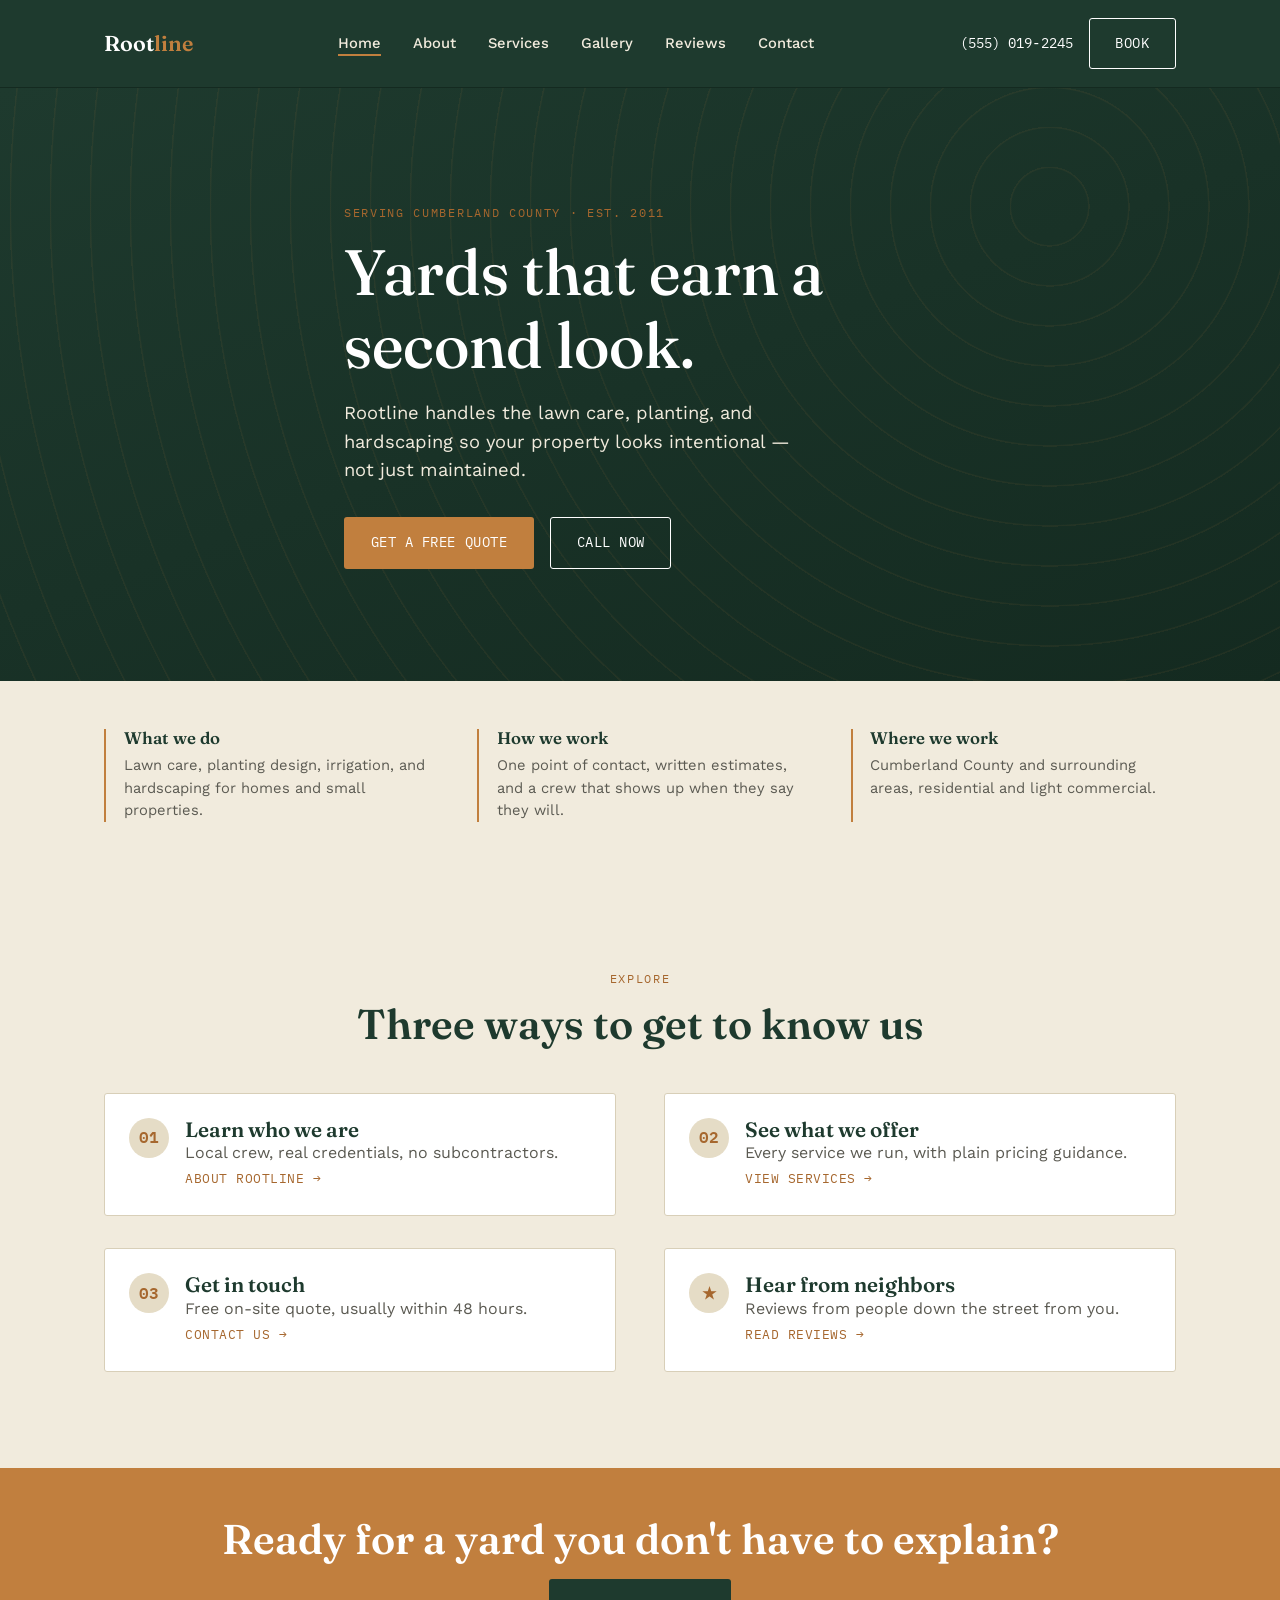
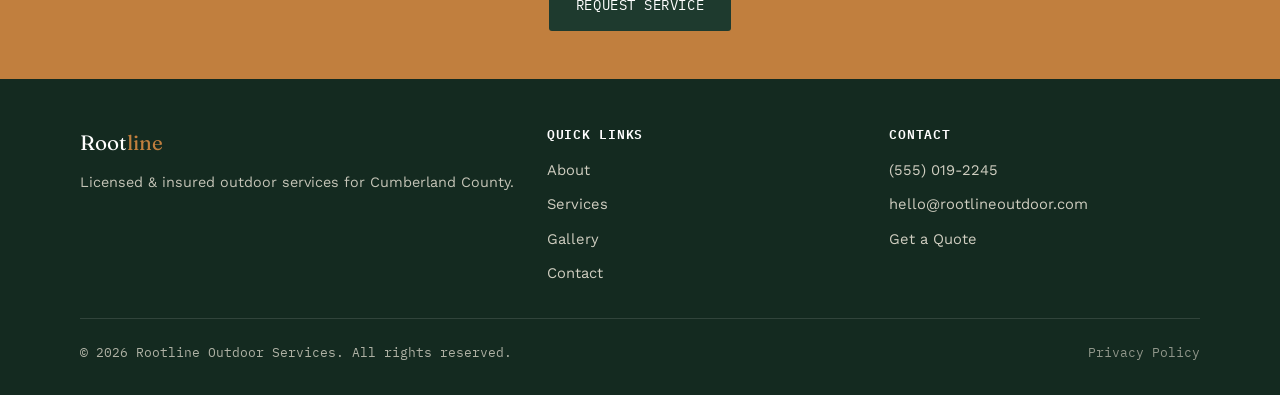
<file: index.html>
<!DOCTYPE html>
<html lang="en">
<head>
<meta charset="UTF-8">
<meta name="viewport" content="width=device-width, initial-scale=1.0">
<title>Rootline Outdoor Services | Landscaping &amp; Lawn Care</title>
<meta name="description" content="Rootline Outdoor Services — local landscaping, lawn care, and hardscaping. Free quotes, licensed and insured.">
<link rel="preconnect" href="https://fonts.googleapis.com">
<link href="https://fonts.googleapis.com/css2?family=Fraunces:opsz,wght@9..144,500;9..144,600&family=Work+Sans:wght@400;500;600&family=IBM+Plex+Mono:wght@400;500&display=swap" rel="stylesheet">
<link rel="stylesheet" href="css/styles.css">
</head>
<body>

<header class="site-header">
  <nav class="nav">
    <a href="index.html" class="nav-brand">Root<span>line</span></a>
    <ul class="nav-links">
      <li><a href="index.html" aria-current="page">Home</a></li>
      <li><a href="about.html">About</a></li>
      <li><a href="services.html">Services</a></li>
      <li><a href="gallery.html">Gallery</a></li>
      <li><a href="testimonials.html">Reviews</a></li>
      <li><a href="contact.html">Contact</a></li>
    </ul>
    <div class="nav-cta">
      <span class="nav-phone">(555) 019‑2245</span>
      <a href="contact.html" class="btn btn-ghost">Book</a>
    </div>
    <button class="nav-toggle" aria-label="Toggle menu" aria-expanded="false">☰</button>
  </nav>
</header>

<section class="hero">
  <div class="container hero-inner">
    <span class="eyebrow">Serving Cumberland County · Est. 2011</span>
    <h1>Yards that earn a second look.</h1>
    <p class="lede">Rootline handles the lawn care, planting, and hardscaping so your property looks intentional — not just maintained.</p>
    <div class="hero-actions">
      <a href="contact.html" class="btn btn-primary">Get a Free Quote</a>
      <a href="tel:5550192245" class="btn btn-ghost">Call Now</a>
    </div>
  </div>
</section>

<div class="value-strip">
  <div class="value-item">
    <h3>What we do</h3>
    <p>Lawn care, planting design, irrigation, and hardscaping for homes and small properties.</p>
  </div>
  <div class="value-item">
    <h3>How we work</h3>
    <p>One point of contact, written estimates, and a crew that shows up when they say they will.</p>
  </div>
  <div class="value-item">
    <h3>Where we work</h3>
    <p>Cumberland County and surrounding areas, residential and light commercial.</p>
  </div>
</div>

<section class="section">
  <div class="section-head center container">
    <span class="eyebrow">Explore</span>
    <h2>Three ways to get to know us</h2>
  </div>
  <div class="two-col container" style="margin-bottom:2rem;">
    <div class="badge-block">
      <div class="icon">01</div>
      <div>
        <h3>Learn who we are</h3>
        <p>Local crew, real credentials, no subcontractors.</p>
        <a href="about.html" class="ticket-cta">About Rootline →</a>
      </div>
    </div>
    <div class="badge-block">
      <div class="icon">02</div>
      <div>
        <h3>See what we offer</h3>
        <p>Every service we run, with plain pricing guidance.</p>
        <a href="services.html" class="ticket-cta">View Services →</a>
      </div>
    </div>
  </div>
  <div class="two-col container">
    <div class="badge-block">
      <div class="icon">03</div>
      <div>
        <h3>Get in touch</h3>
        <p>Free on-site quote, usually within 48 hours.</p>
        <a href="contact.html" class="ticket-cta">Contact Us →</a>
      </div>
    </div>
    <div class="badge-block">
      <div class="icon">★</div>
      <div>
        <h3>Hear from neighbors</h3>
        <p>Reviews from people down the street from you.</p>
        <a href="testimonials.html" class="ticket-cta">Read Reviews →</a>
      </div>
    </div>
  </div>
</section>

<section class="cta-band">
  <h2>Ready for a yard you don't have to explain?</h2>
  <a href="contact.html" class="btn btn-primary">Request Service</a>
</section>

<footer class="site-footer">
  <div class="footer-grid">
    <div>
      <div class="footer-brand">Root<span style="color:var(--ochre)">line</span></div>
      <p style="color:var(--sand); opacity:0.8; font-size:0.9rem;">Licensed &amp; insured outdoor services for Cumberland County.</p>
    </div>
    <div>
      <h4>Quick Links</h4>
      <ul>
        <li><a href="about.html">About</a></li>
        <li><a href="services.html">Services</a></li>
        <li><a href="gallery.html">Gallery</a></li>
        <li><a href="contact.html">Contact</a></li>
      </ul>
    </div>
    <div>
      <h4>Contact</h4>
      <ul>
        <li><a href="tel:5550192245">(555) 019‑2245</a></li>
        <li><a href="mailto:hello@rootlineoutdoor.com">hello@rootlineoutdoor.com</a></li>
        <li><a href="contact.html">Get a Quote</a></li>
      </ul>
    </div>
  </div>
  <div class="footer-bottom">
    <span>© 2026 Rootline Outdoor Services. All rights reserved.</span>
    <span><a href="#" style="color:var(--sand); opacity:0.8;">Privacy Policy</a></span>
  </div>
</footer>

<script src="js/main.js"></script>
</body>
</html>
</file>
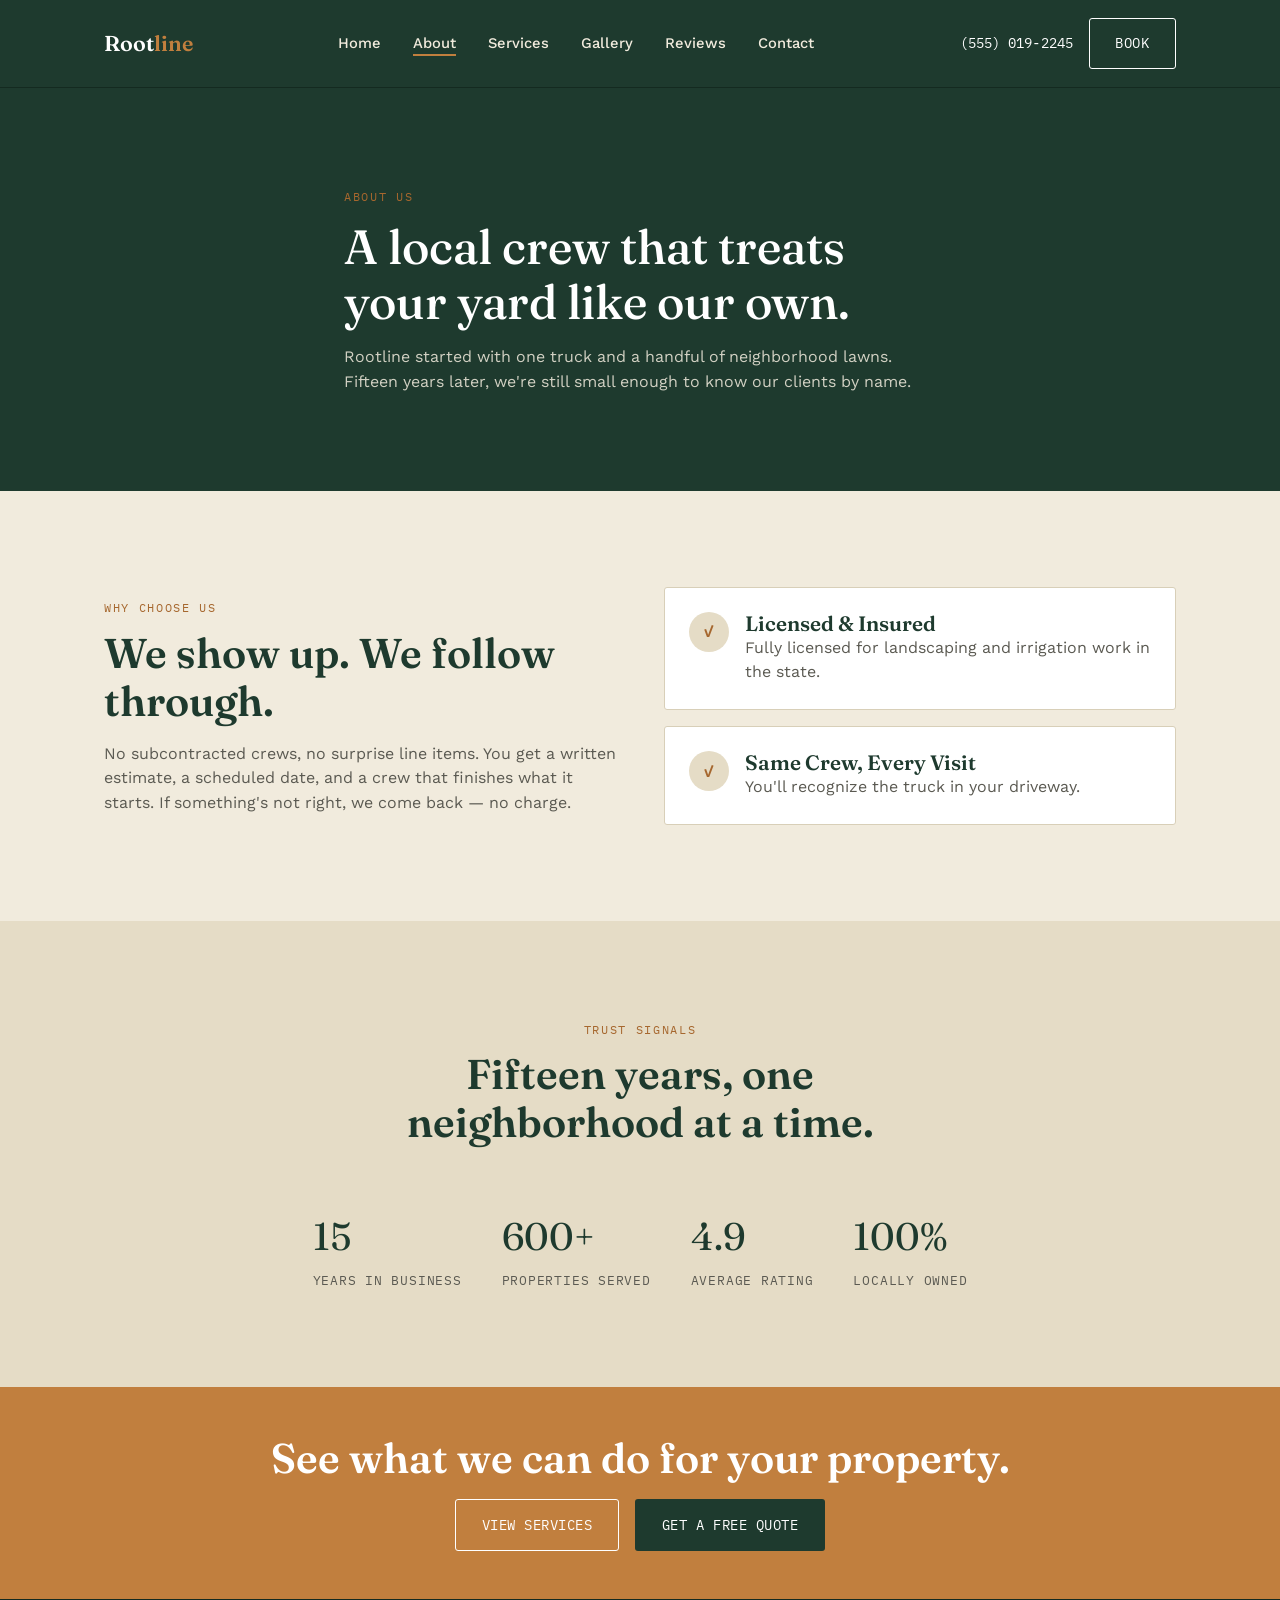
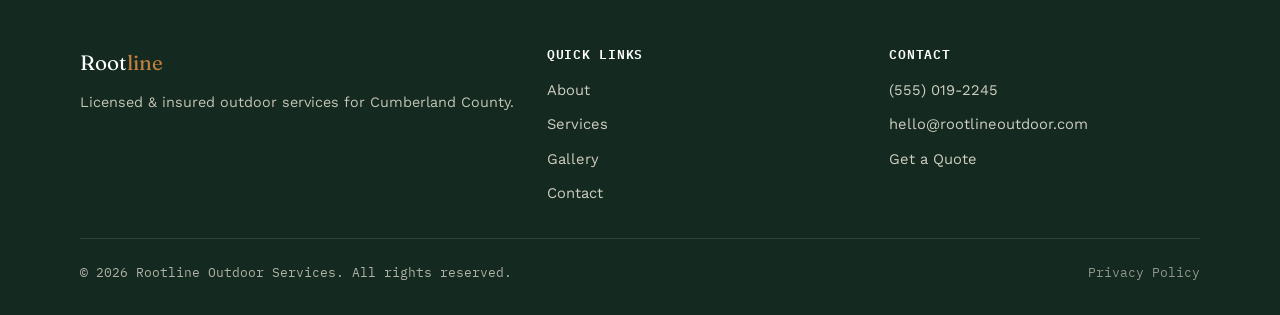
<file: about.html>
<!DOCTYPE html>
<html lang="en">
<head>
<meta charset="UTF-8">
<meta name="viewport" content="width=device-width, initial-scale=1.0">
<title>About | Rootline Outdoor Services</title>
<link rel="preconnect" href="https://fonts.googleapis.com">
<link href="https://fonts.googleapis.com/css2?family=Fraunces:opsz,wght@9..144,500;9..144,600&family=Work+Sans:wght@400;500;600&family=IBM+Plex+Mono:wght@400;500&display=swap" rel="stylesheet">
<link rel="stylesheet" href="css/styles.css">
</head>
<body>

<header class="site-header">
  <nav class="nav">
    <a href="index.html" class="nav-brand">Root<span>line</span></a>
    <ul class="nav-links">
      <li><a href="index.html">Home</a></li>
      <li><a href="about.html" aria-current="page">About</a></li>
      <li><a href="services.html">Services</a></li>
      <li><a href="gallery.html">Gallery</a></li>
      <li><a href="testimonials.html">Reviews</a></li>
      <li><a href="contact.html">Contact</a></li>
    </ul>
    <div class="nav-cta">
      <span class="nav-phone">(555) 019‑2245</span>
      <a href="contact.html" class="btn btn-ghost">Book</a>
    </div>
    <button class="nav-toggle" aria-label="Toggle menu" aria-expanded="false">☰</button>
  </nav>
</header>

<section class="section-dark section">
  <div class="container" style="max-width:640px;">
    <span class="eyebrow">About Us</span>
    <h1 style="color:var(--white); font-size:clamp(2rem,4vw,3rem);">A local crew that treats your yard like our own.</h1>
    <p style="margin-top:1rem;">Rootline started with one truck and a handful of neighborhood lawns. Fifteen years later, we're still small enough to know our clients by name.</p>
  </div>
</section>

<section class="section">
  <div class="two-col container">
    <div>
      <span class="eyebrow">Why Choose Us</span>
      <h2>We show up. We follow through.</h2>
      <p style="margin-top:1rem;">No subcontracted crews, no surprise line items. You get a written estimate, a scheduled date, and a crew that finishes what it starts. If something's not right, we come back — no charge.</p>
    </div>
    <div style="display:flex; flex-direction:column; gap:1rem;">
      <div class="badge-block">
        <div class="icon">✓</div>
        <div><h3>Licensed &amp; Insured</h3><p>Fully licensed for landscaping and irrigation work in the state.</p></div>
      </div>
      <div class="badge-block">
        <div class="icon">✓</div>
        <div><h3>Same Crew, Every Visit</h3><p>You'll recognize the truck in your driveway.</p></div>
      </div>
    </div>
  </div>
</section>

<section class="section section-alt">
  <div class="section-head center container">
    <span class="eyebrow">Trust Signals</span>
    <h2>Fifteen years, one neighborhood at a time.</h2>
  </div>
  <div class="trust-row container" style="justify-content:center;">
    <div class="trust-stat"><span class="num">15</span><span class="label">Years in Business</span></div>
    <div class="trust-stat"><span class="num">600+</span><span class="label">Properties Served</span></div>
    <div class="trust-stat"><span class="num">4.9</span><span class="label">Average Rating</span></div>
    <div class="trust-stat"><span class="num">100%</span><span class="label">Locally Owned</span></div>
  </div>
</section>

<section class="cta-band">
  <h2>See what we can do for your property.</h2>
  <div style="display:flex; gap:1rem; justify-content:center; flex-wrap:wrap; margin-top:1rem;">
    <a href="services.html" class="btn btn-ghost">View Services</a>
    <a href="contact.html" class="btn btn-primary">Get a Free Quote</a>
  </div>
</section>

<footer class="site-footer">
  <div class="footer-grid">
    <div>
      <div class="footer-brand">Root<span style="color:var(--ochre)">line</span></div>
      <p style="color:var(--sand); opacity:0.8; font-size:0.9rem;">Licensed &amp; insured outdoor services for Cumberland County.</p>
    </div>
    <div>
      <h4>Quick Links</h4>
      <ul>
        <li><a href="about.html">About</a></li>
        <li><a href="services.html">Services</a></li>
        <li><a href="gallery.html">Gallery</a></li>
        <li><a href="contact.html">Contact</a></li>
      </ul>
    </div>
    <div>
      <h4>Contact</h4>
      <ul>
        <li><a href="tel:5550192245">(555) 019‑2245</a></li>
        <li><a href="mailto:hello@rootlineoutdoor.com">hello@rootlineoutdoor.com</a></li>
        <li><a href="contact.html">Get a Quote</a></li>
      </ul>
    </div>
  </div>
  <div class="footer-bottom">
    <span>© 2026 Rootline Outdoor Services. All rights reserved.</span>
    <span><a href="#" style="color:var(--sand); opacity:0.8;">Privacy Policy</a></span>
  </div>
</footer>

<script src="js/main.js"></script>
</body>
</html>
</file>
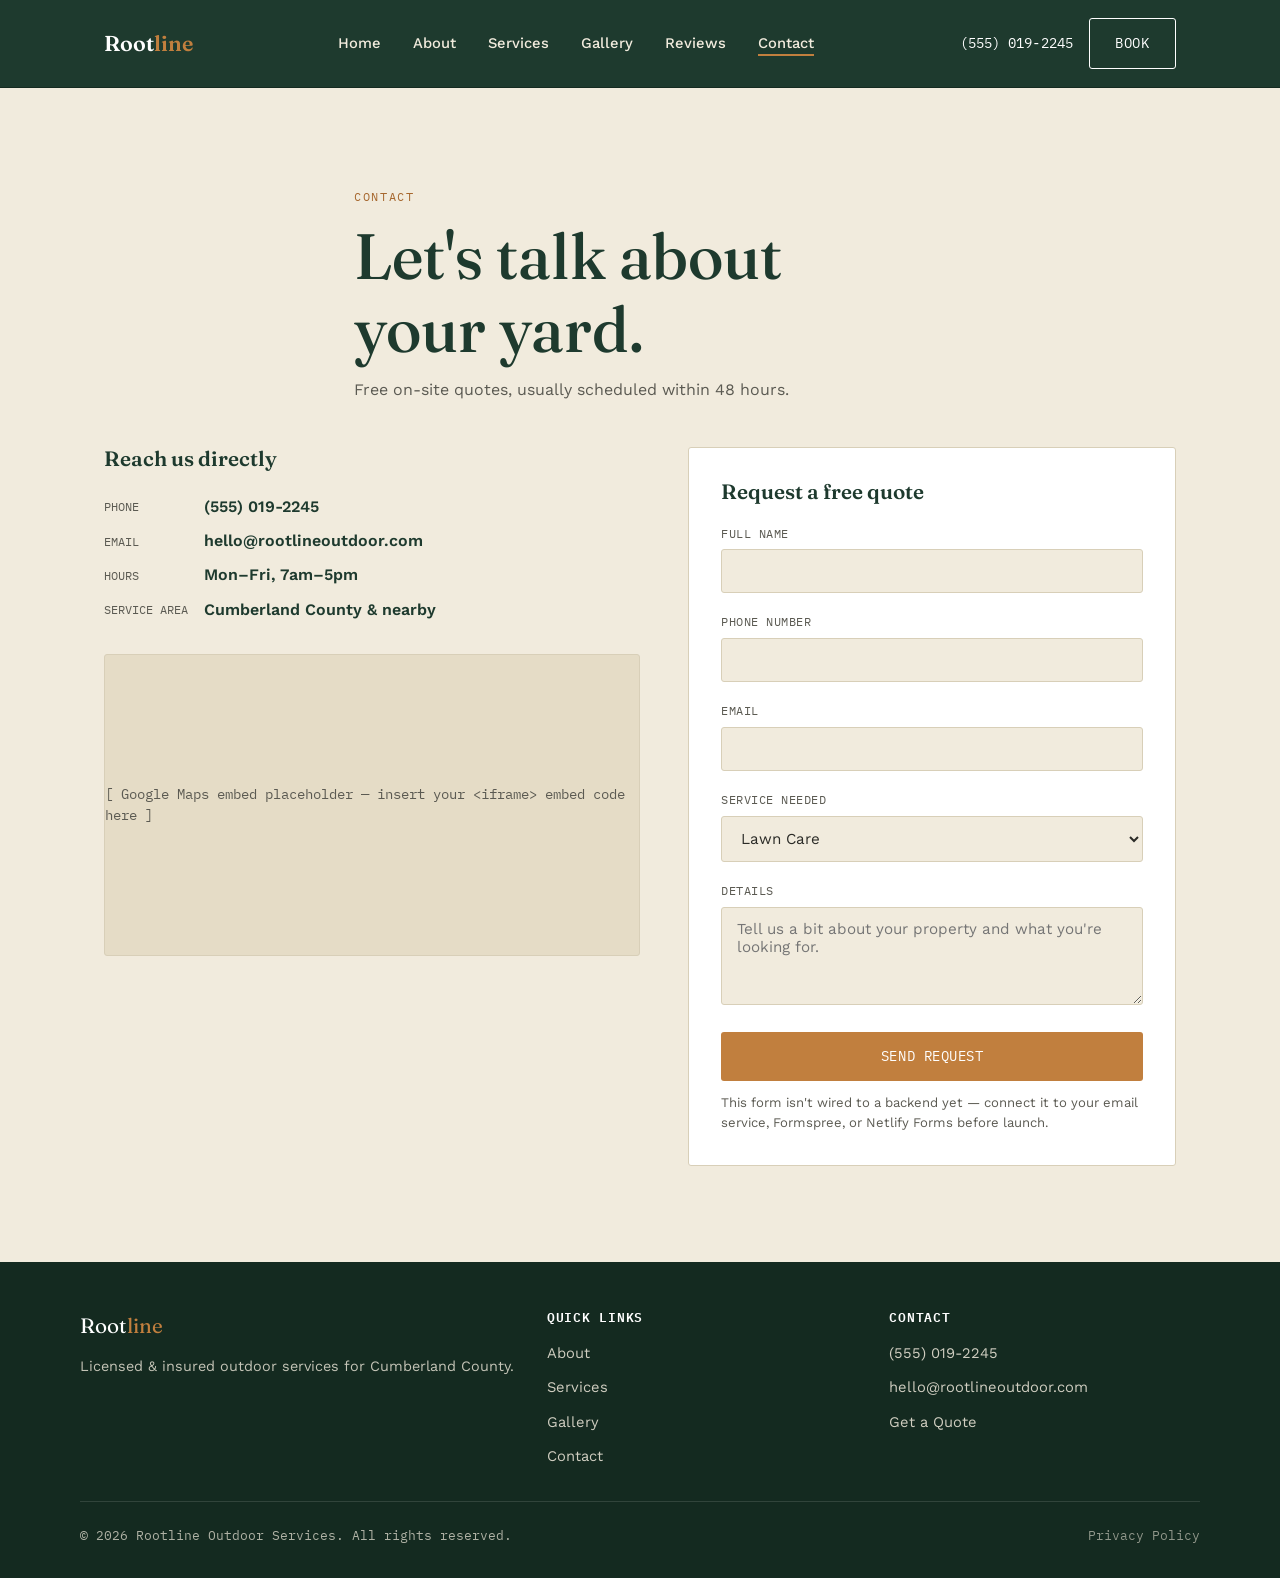
<file: contact.html>
<!DOCTYPE html>
<html lang="en">
<head>
<meta charset="UTF-8">
<meta name="viewport" content="width=device-width, initial-scale=1.0">
<title>Contact | Rootline Outdoor Services</title>
<link rel="preconnect" href="https://fonts.googleapis.com">
<link href="https://fonts.googleapis.com/css2?family=Fraunces:opsz,wght@9..144,500;9..144,600&family=Work+Sans:wght@400;500;600&family=IBM+Plex+Mono:wght@400;500&display=swap" rel="stylesheet">
<link rel="stylesheet" href="css/styles.css">
</head>
<body>

<header class="site-header">
  <nav class="nav">
    <a href="index.html" class="nav-brand">Root<span>line</span></a>
    <ul class="nav-links">
      <li><a href="index.html">Home</a></li>
      <li><a href="about.html">About</a></li>
      <li><a href="services.html">Services</a></li>
      <li><a href="gallery.html">Gallery</a></li>
      <li><a href="testimonials.html">Reviews</a></li>
      <li><a href="contact.html" aria-current="page">Contact</a></li>
    </ul>
    <div class="nav-cta">
      <span class="nav-phone">(555) 019‑2245</span>
      <a href="contact.html" class="btn btn-ghost">Book</a>
    </div>
    <button class="nav-toggle" aria-label="Toggle menu" aria-expanded="false">☰</button>
  </nav>
</header>

<section class="section">
  <div class="section-head container">
    <span class="eyebrow">Contact</span>
    <h1>Let's talk about your yard.</h1>
    <p style="margin-top:0.75rem;">Free on-site quotes, usually scheduled within 48 hours.</p>
  </div>

  <div class="contact-grid container">

    <div class="contact-info">
      <h3>Reach us directly</h3>
      <dl>
        <dt>Phone</dt><dd><a href="tel:5550192245">(555) 019‑2245</a></dd>
        <dt>Email</dt><dd><a href="mailto:hello@rootlineoutdoor.com">hello@rootlineoutdoor.com</a></dd>
        <dt>Hours</dt><dd>Mon–Fri, 7am–5pm</dd>
        <dt>Service Area</dt><dd>Cumberland County &amp; nearby</dd>
      </dl>

      <div class="map-embed">
        [ Google Maps embed placeholder — insert your &lt;iframe&gt; embed code here ]
      </div>
    </div>

    <div class="form-card">
      <h3 style="margin-bottom:1.25rem;">Request a free quote</h3>
      <form id="contact-form">
        <div class="field">
          <label for="name">Full Name</label>
          <input type="text" id="name" name="name" required>
        </div>
        <div class="field">
          <label for="phone">Phone Number</label>
          <input type="tel" id="phone" name="phone" required>
        </div>
        <div class="field">
          <label for="email">Email</label>
          <input type="email" id="email" name="email" required>
        </div>
        <div class="field">
          <label for="service">Service Needed</label>
          <select id="service" name="service">
            <option>Lawn Care</option>
            <option>Planting &amp; Design</option>
            <option>Hardscaping</option>
            <option>Irrigation</option>
            <option>Tree &amp; Shrub Care</option>
            <option>Seasonal Cleanup</option>
            <option>Not sure yet</option>
          </select>
        </div>
        <div class="field">
          <label for="message">Details</label>
          <textarea id="message" name="message" rows="4" placeholder="Tell us a bit about your property and what you're looking for."></textarea>
        </div>
        <button type="submit" class="btn btn-primary" style="width:100%; justify-content:center;">Send Request</button>
        <p class="form-note">This form isn't wired to a backend yet — connect it to your email service, Formspree, or Netlify Forms before launch.</p>
        <div class="form-success">Thanks — we'll be in touch within one business day.</div>
      </form>
    </div>

  </div>
</section>

<footer class="site-footer">
  <div class="footer-grid">
    <div>
      <div class="footer-brand">Root<span style="color:var(--ochre)">line</span></div>
      <p style="color:var(--sand); opacity:0.8; font-size:0.9rem;">Licensed &amp; insured outdoor services for Cumberland County.</p>
    </div>
    <div>
      <h4>Quick Links</h4>
      <ul>
        <li><a href="about.html">About</a></li>
        <li><a href="services.html">Services</a></li>
        <li><a href="gallery.html">Gallery</a></li>
        <li><a href="contact.html">Contact</a></li>
      </ul>
    </div>
    <div>
      <h4>Contact</h4>
      <ul>
        <li><a href="tel:5550192245">(555) 019‑2245</a></li>
        <li><a href="mailto:hello@rootlineoutdoor.com">hello@rootlineoutdoor.com</a></li>
        <li><a href="contact.html">Get a Quote</a></li>
      </ul>
    </div>
  </div>
  <div class="footer-bottom">
    <span>© 2026 Rootline Outdoor Services. All rights reserved.</span>
    <span><a href="#" style="color:var(--sand); opacity:0.8;">Privacy Policy</a></span>
  </div>
</footer>

<script src="js/main.js"></script>
</body>
</html>
</file>
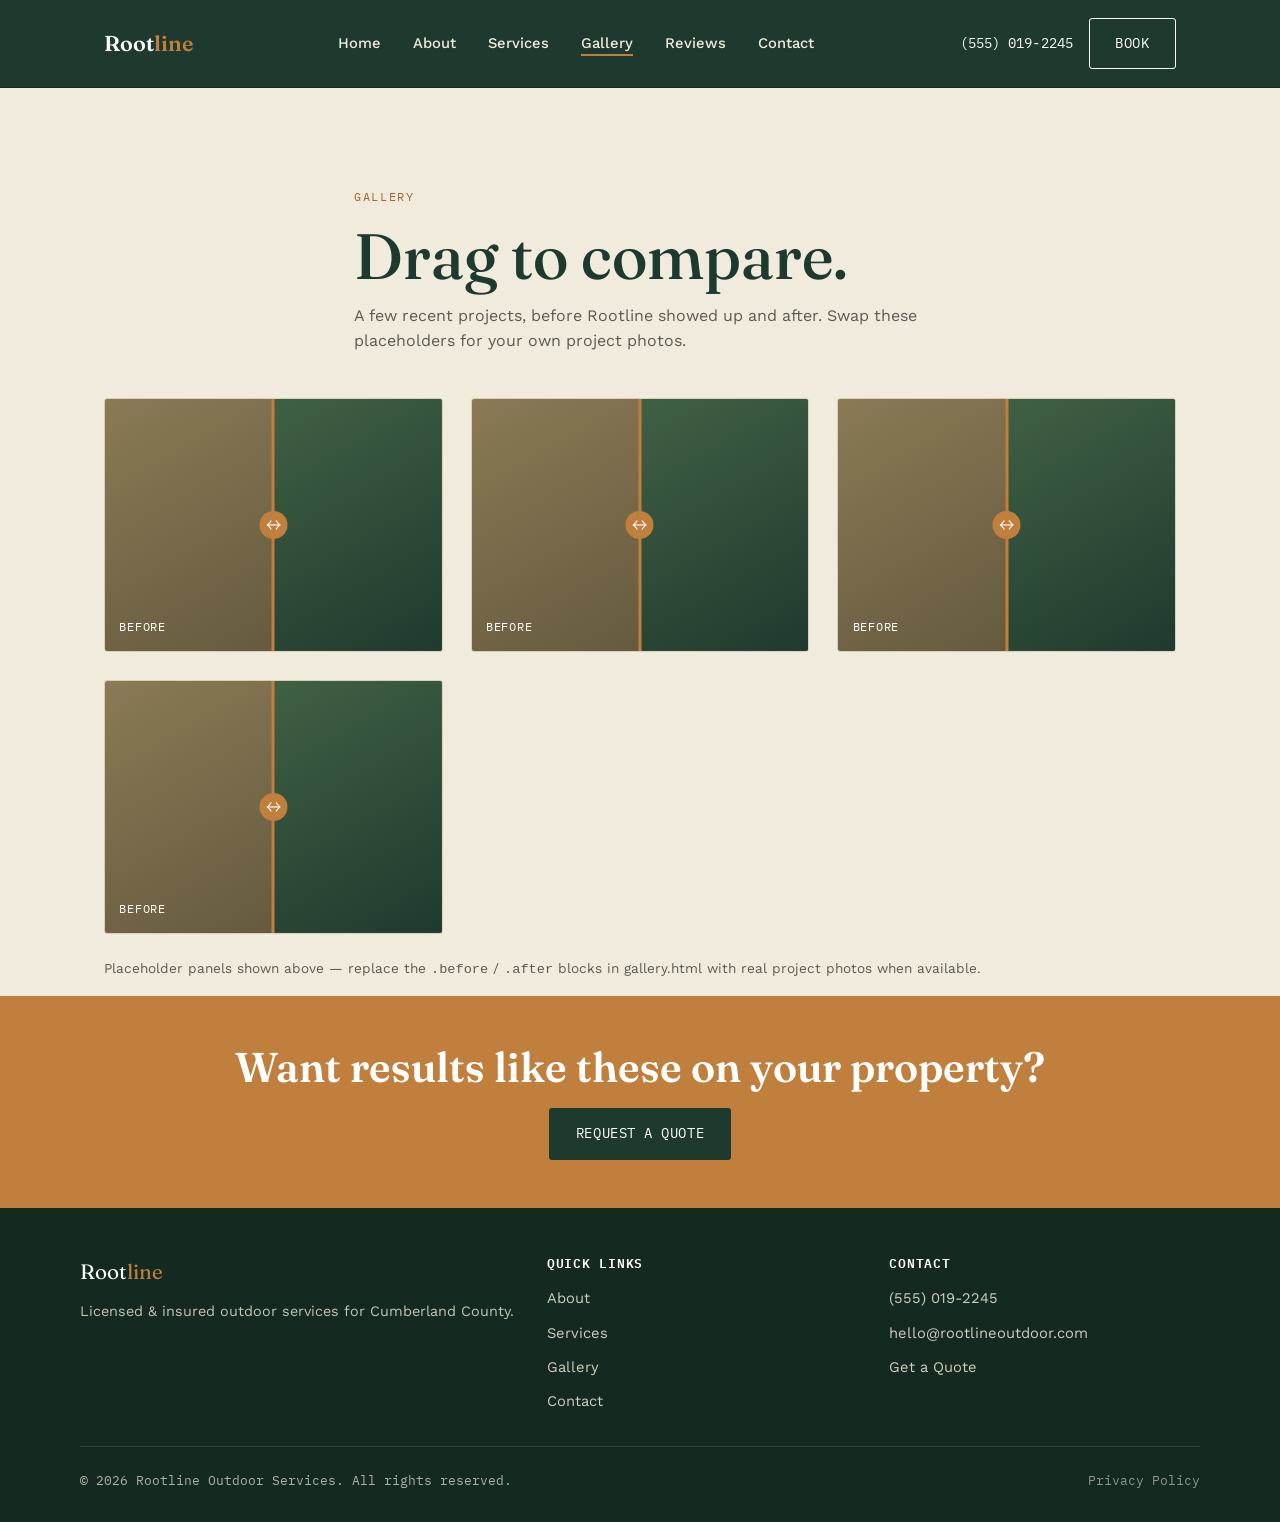
<file: gallery.html>
<!DOCTYPE html>
<html lang="en">
<head>
<meta charset="UTF-8">
<meta name="viewport" content="width=device-width, initial-scale=1.0">
<title>Gallery | Rootline Outdoor Services</title>
<link rel="preconnect" href="https://fonts.googleapis.com">
<link href="https://fonts.googleapis.com/css2?family=Fraunces:opsz,wght@9..144,500;9..144,600&family=Work+Sans:wght@400;500;600&family=IBM+Plex+Mono:wght@400;500&display=swap" rel="stylesheet">
<link rel="stylesheet" href="css/styles.css">
</head>
<body>

<header class="site-header">
  <nav class="nav">
    <a href="index.html" class="nav-brand">Root<span>line</span></a>
    <ul class="nav-links">
      <li><a href="index.html">Home</a></li>
      <li><a href="about.html">About</a></li>
      <li><a href="services.html">Services</a></li>
      <li><a href="gallery.html" aria-current="page">Gallery</a></li>
      <li><a href="testimonials.html">Reviews</a></li>
      <li><a href="contact.html">Contact</a></li>
    </ul>
    <div class="nav-cta">
      <span class="nav-phone">(555) 019‑2245</span>
      <a href="contact.html" class="btn btn-ghost">Book</a>
    </div>
    <button class="nav-toggle" aria-label="Toggle menu" aria-expanded="false">☰</button>
  </nav>
</header>

<section class="section" style="padding-bottom:1rem;">
  <div class="section-head container">
    <span class="eyebrow">Gallery</span>
    <h1>Drag to compare.</h1>
    <p style="margin-top:0.75rem;">A few recent projects, before Rootline showed up and after. Swap these placeholders for your own project photos.</p>
  </div>

  <div class="gallery-grid container">

    <div class="compare">
      <div class="before"><span>Before</span></div>
      <div class="after"><span>After</span></div>
      <div class="divider" style="left:50%;"></div>
    </div>

    <div class="compare">
      <div class="before"><span>Before</span></div>
      <div class="after"><span>After</span></div>
      <div class="divider" style="left:50%;"></div>
    </div>

    <div class="compare">
      <div class="before"><span>Before</span></div>
      <div class="after"><span>After</span></div>
      <div class="divider" style="left:50%;"></div>
    </div>

    <div class="compare">
      <div class="before"><span>Before</span></div>
      <div class="after"><span>After</span></div>
      <div class="divider" style="left:50%;"></div>
    </div>

  </div>
  <p style="max-width:var(--max-width); margin:1.5rem auto 0; padding:0 1.5rem; font-size:0.85rem;">
    Placeholder panels shown above — replace the <code>.before</code> / <code>.after</code> blocks in gallery.html with real project photos when available.
  </p>
</section>

<section class="cta-band">
  <h2>Want results like these on your property?</h2>
  <a href="contact.html" class="btn btn-primary">Request a Quote</a>
</section>

<footer class="site-footer">
  <div class="footer-grid">
    <div>
      <div class="footer-brand">Root<span style="color:var(--ochre)">line</span></div>
      <p style="color:var(--sand); opacity:0.8; font-size:0.9rem;">Licensed &amp; insured outdoor services for Cumberland County.</p>
    </div>
    <div>
      <h4>Quick Links</h4>
      <ul>
        <li><a href="about.html">About</a></li>
        <li><a href="services.html">Services</a></li>
        <li><a href="gallery.html">Gallery</a></li>
        <li><a href="contact.html">Contact</a></li>
      </ul>
    </div>
    <div>
      <h4>Contact</h4>
      <ul>
        <li><a href="tel:5550192245">(555) 019‑2245</a></li>
        <li><a href="mailto:hello@rootlineoutdoor.com">hello@rootlineoutdoor.com</a></li>
        <li><a href="contact.html">Get a Quote</a></li>
      </ul>
    </div>
  </div>
  <div class="footer-bottom">
    <span>© 2026 Rootline Outdoor Services. All rights reserved.</span>
    <span><a href="#" style="color:var(--sand); opacity:0.8;">Privacy Policy</a></span>
  </div>
</footer>

<script src="js/main.js"></script>
</body>
</html>
</file>
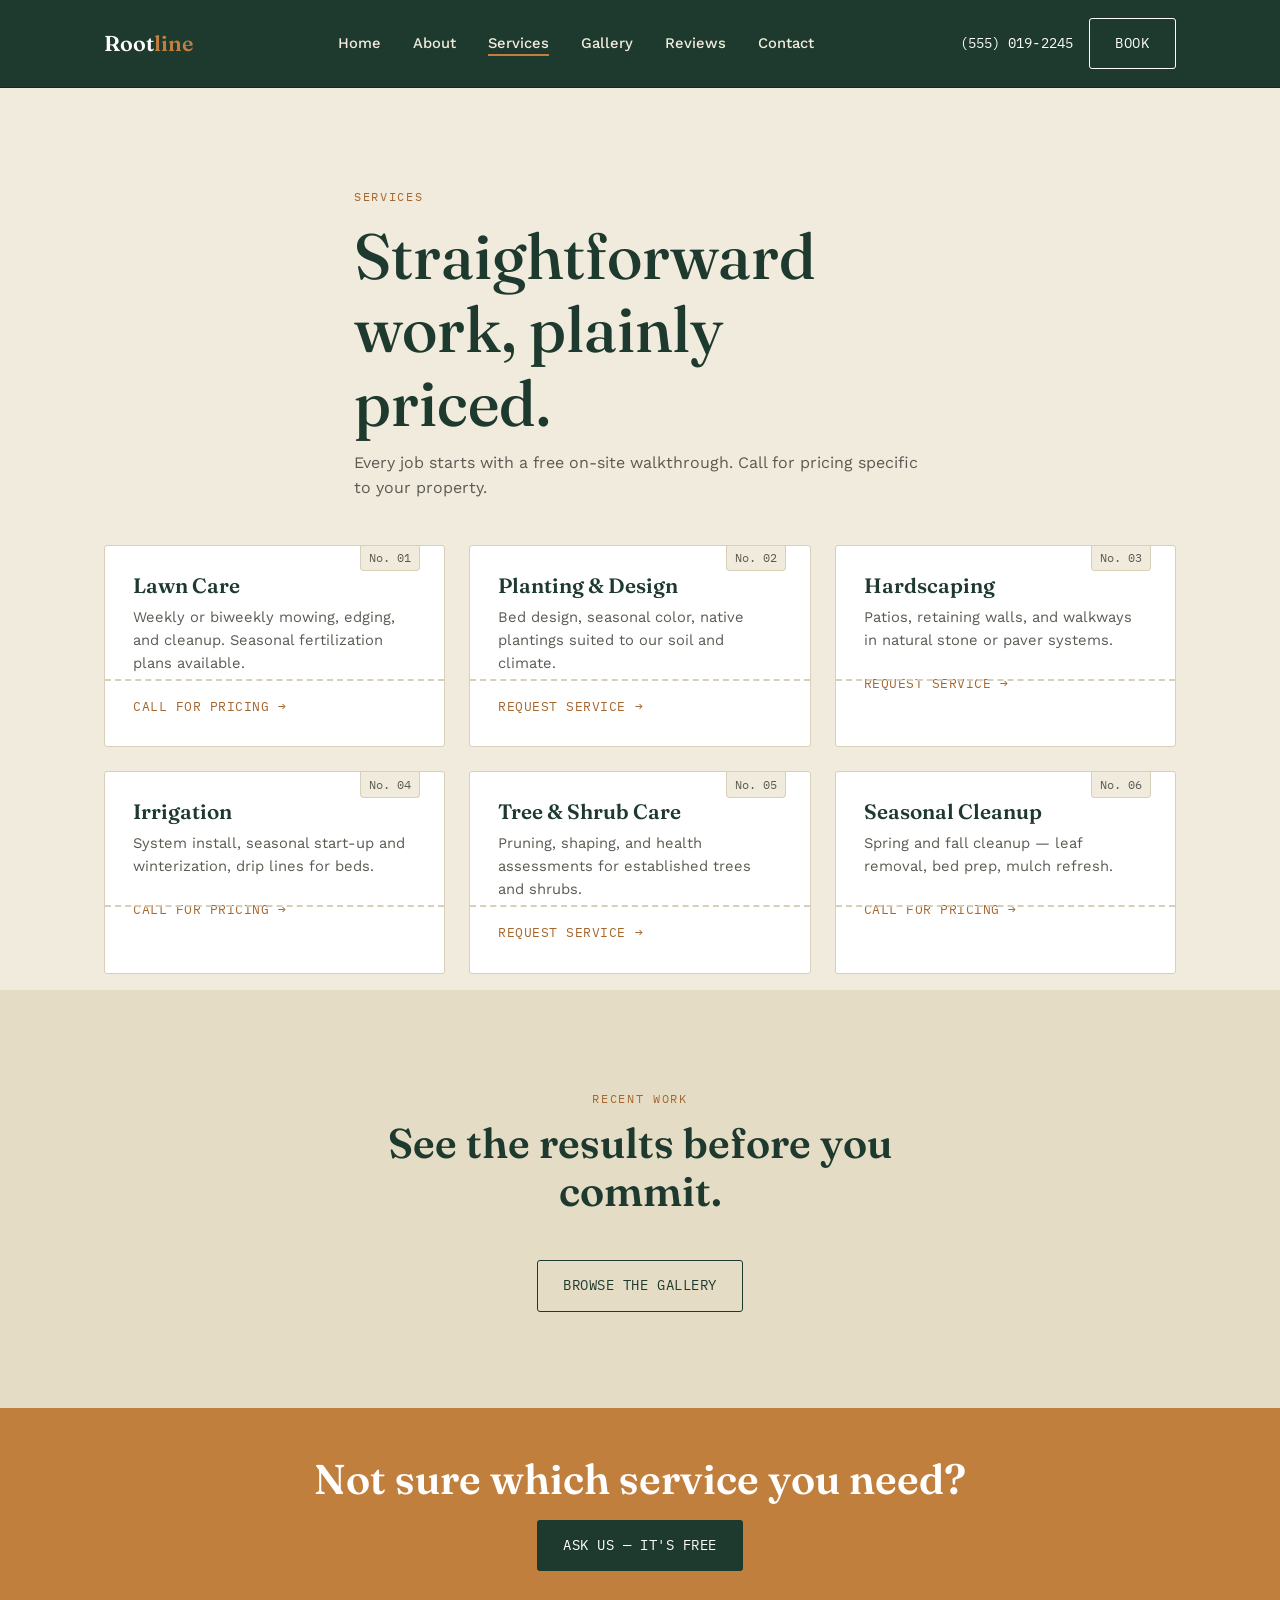
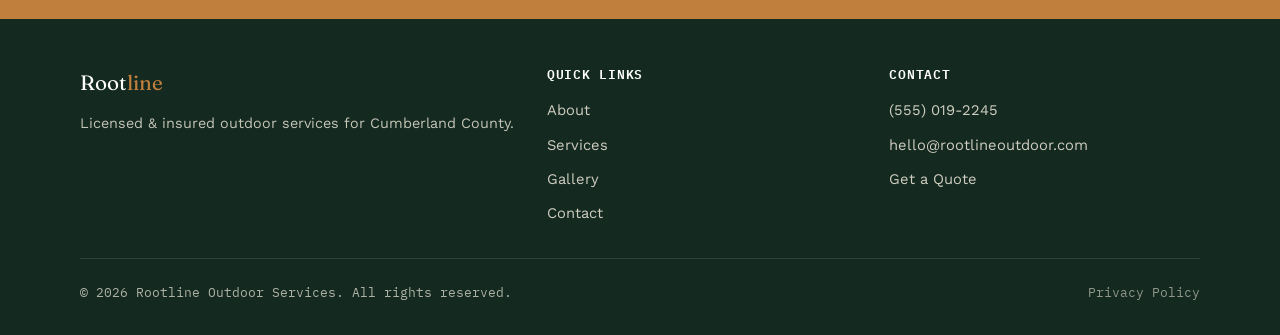
<file: services.html>
<!DOCTYPE html>
<html lang="en">
<head>
<meta charset="UTF-8">
<meta name="viewport" content="width=device-width, initial-scale=1.0">
<title>Services | Rootline Outdoor Services</title>
<link rel="preconnect" href="https://fonts.googleapis.com">
<link href="https://fonts.googleapis.com/css2?family=Fraunces:opsz,wght@9..144,500;9..144,600&family=Work+Sans:wght@400;500;600&family=IBM+Plex+Mono:wght@400;500&display=swap" rel="stylesheet">
<link rel="stylesheet" href="css/styles.css">
</head>
<body>

<header class="site-header">
  <nav class="nav">
    <a href="index.html" class="nav-brand">Root<span>line</span></a>
    <ul class="nav-links">
      <li><a href="index.html">Home</a></li>
      <li><a href="about.html">About</a></li>
      <li><a href="services.html" aria-current="page">Services</a></li>
      <li><a href="gallery.html">Gallery</a></li>
      <li><a href="testimonials.html">Reviews</a></li>
      <li><a href="contact.html">Contact</a></li>
    </ul>
    <div class="nav-cta">
      <span class="nav-phone">(555) 019‑2245</span>
      <a href="contact.html" class="btn btn-ghost">Book</a>
    </div>
    <button class="nav-toggle" aria-label="Toggle menu" aria-expanded="false">☰</button>
  </nav>
</header>

<section class="section" style="padding-bottom:1rem;">
  <div class="section-head container">
    <span class="eyebrow">Services</span>
    <h1>Straightforward work, plainly priced.</h1>
    <p style="margin-top:0.75rem;">Every job starts with a free on-site walkthrough. Call for pricing specific to your property.</p>
  </div>

  <div class="service-grid container">

    <div class="ticket" data-num="No. 01">
      <h3>Lawn Care</h3>
      <p>Weekly or biweekly mowing, edging, and cleanup. Seasonal fertilization plans available.</p>
      <a href="contact.html" class="ticket-cta">Call for Pricing →</a>
    </div>

    <div class="ticket" data-num="No. 02">
      <h3>Planting &amp; Design</h3>
      <p>Bed design, seasonal color, native plantings suited to our soil and climate.</p>
      <a href="contact.html" class="ticket-cta">Request Service →</a>
    </div>

    <div class="ticket" data-num="No. 03">
      <h3>Hardscaping</h3>
      <p>Patios, retaining walls, and walkways in natural stone or paver systems.</p>
      <a href="contact.html" class="ticket-cta">Request Service →</a>
    </div>

    <div class="ticket" data-num="No. 04">
      <h3>Irrigation</h3>
      <p>System install, seasonal start-up and winterization, drip lines for beds.</p>
      <a href="contact.html" class="ticket-cta">Call for Pricing →</a>
    </div>

    <div class="ticket" data-num="No. 05">
      <h3>Tree &amp; Shrub Care</h3>
      <p>Pruning, shaping, and health assessments for established trees and shrubs.</p>
      <a href="contact.html" class="ticket-cta">Request Service →</a>
    </div>

    <div class="ticket" data-num="No. 06">
      <h3>Seasonal Cleanup</h3>
      <p>Spring and fall cleanup — leaf removal, bed prep, mulch refresh.</p>
      <a href="contact.html" class="ticket-cta">Call for Pricing →</a>
    </div>

  </div>
</section>

<section class="section section-alt">
  <div class="section-head center container">
    <span class="eyebrow">Recent Work</span>
    <h2>See the results before you commit.</h2>
  </div>
  <div class="container" style="text-align:center;">
    <a href="gallery.html" class="btn btn-outline">Browse the Gallery</a>
  </div>
</section>

<section class="cta-band">
  <h2>Not sure which service you need?</h2>
  <a href="contact.html" class="btn btn-primary">Ask Us — It's Free</a>
</section>

<footer class="site-footer">
  <div class="footer-grid">
    <div>
      <div class="footer-brand">Root<span style="color:var(--ochre)">line</span></div>
      <p style="color:var(--sand); opacity:0.8; font-size:0.9rem;">Licensed &amp; insured outdoor services for Cumberland County.</p>
    </div>
    <div>
      <h4>Quick Links</h4>
      <ul>
        <li><a href="about.html">About</a></li>
        <li><a href="services.html">Services</a></li>
        <li><a href="gallery.html">Gallery</a></li>
        <li><a href="contact.html">Contact</a></li>
      </ul>
    </div>
    <div>
      <h4>Contact</h4>
      <ul>
        <li><a href="tel:5550192245">(555) 019‑2245</a></li>
        <li><a href="mailto:hello@rootlineoutdoor.com">hello@rootlineoutdoor.com</a></li>
        <li><a href="contact.html">Get a Quote</a></li>
      </ul>
    </div>
  </div>
  <div class="footer-bottom">
    <span>© 2026 Rootline Outdoor Services. All rights reserved.</span>
    <span><a href="#" style="color:var(--sand); opacity:0.8;">Privacy Policy</a></span>
  </div>
</footer>

<script src="js/main.js"></script>
</body>
</html>
</file>
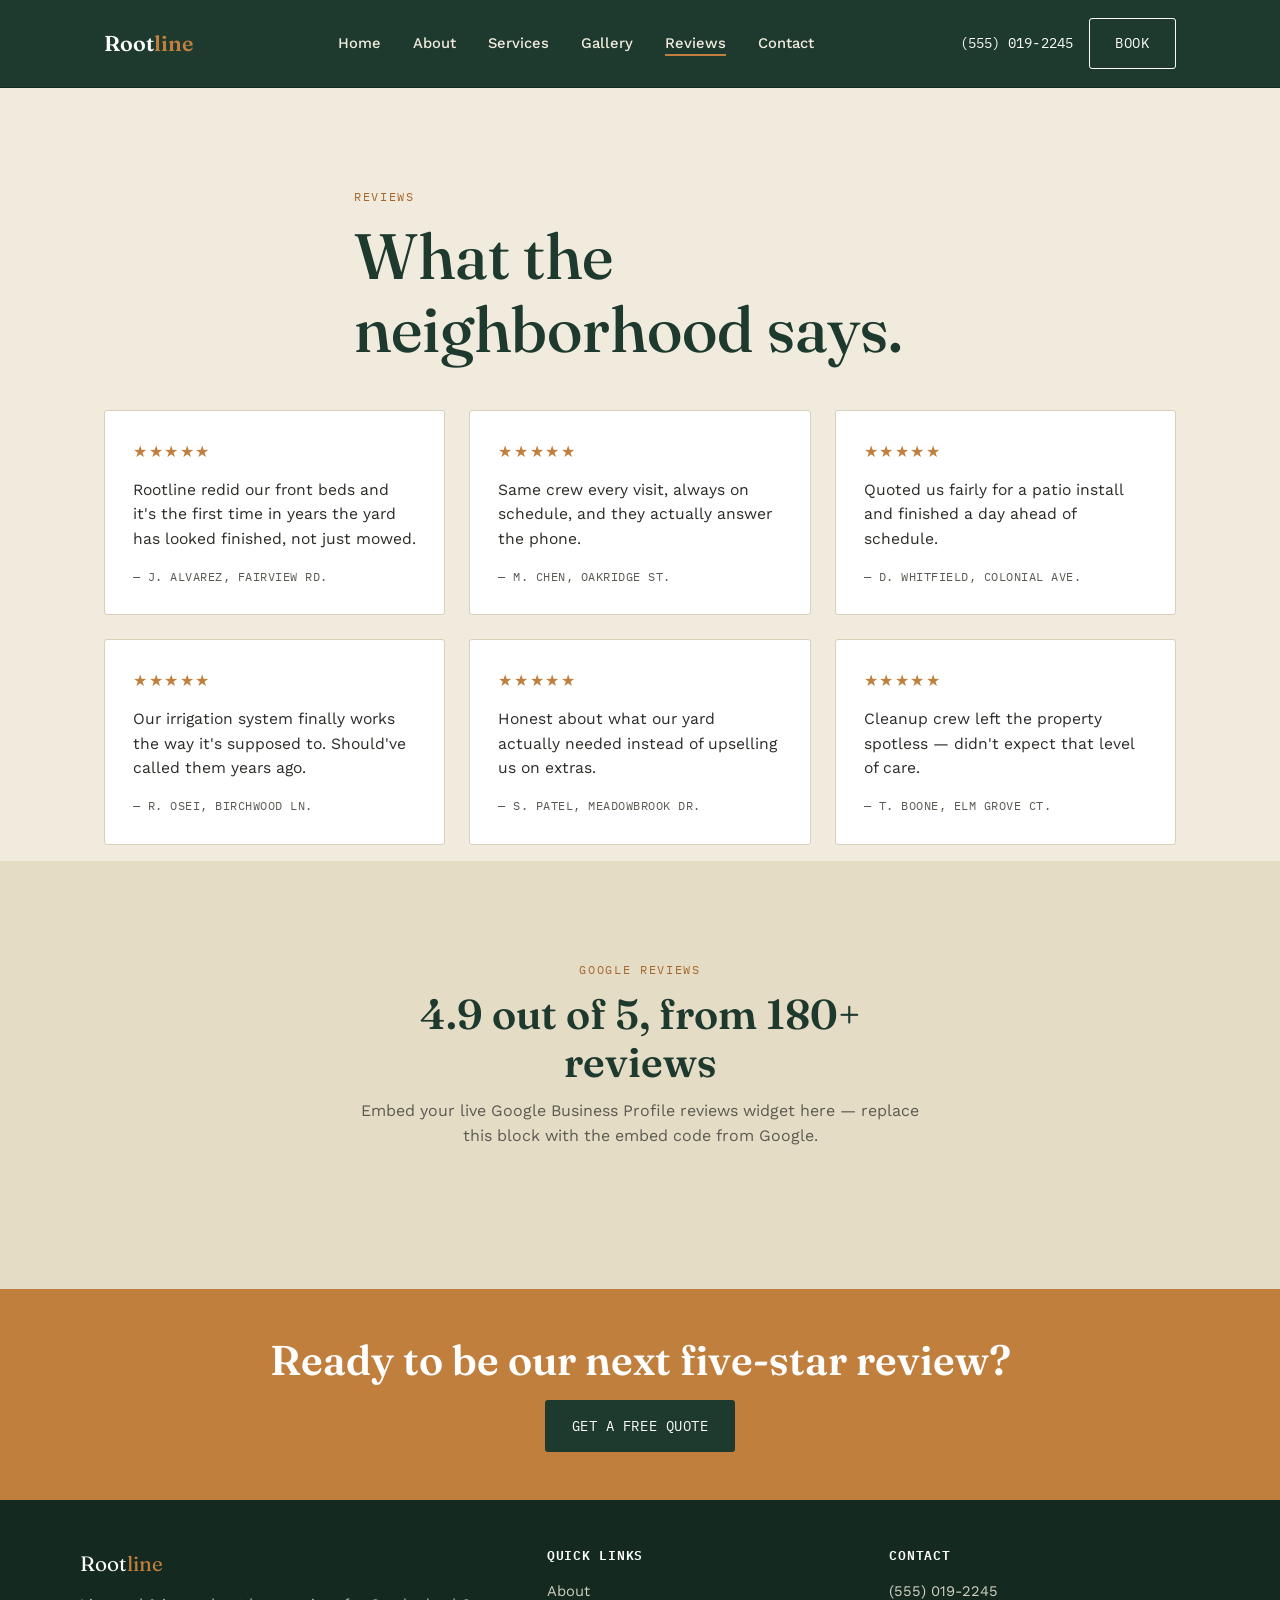
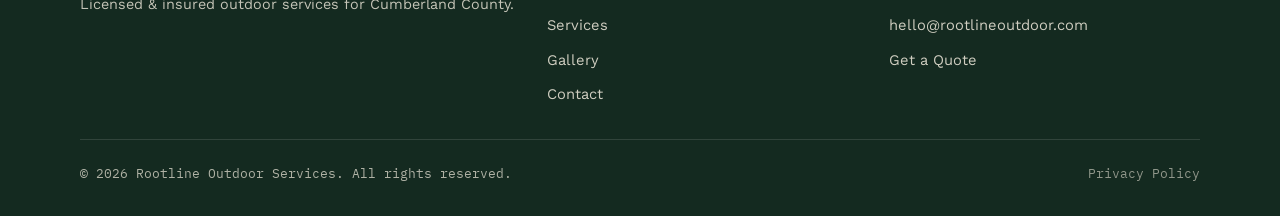
<file: testimonials.html>
<!DOCTYPE html>
<html lang="en">
<head>
<meta charset="UTF-8">
<meta name="viewport" content="width=device-width, initial-scale=1.0">
<title>Reviews | Rootline Outdoor Services</title>
<link rel="preconnect" href="https://fonts.googleapis.com">
<link href="https://fonts.googleapis.com/css2?family=Fraunces:opsz,wght@9..144,500;9..144,600&family=Work+Sans:wght@400;500;600&family=IBM+Plex+Mono:wght@400;500&display=swap" rel="stylesheet">
<link rel="stylesheet" href="css/styles.css">
</head>
<body>

<header class="site-header">
  <nav class="nav">
    <a href="index.html" class="nav-brand">Root<span>line</span></a>
    <ul class="nav-links">
      <li><a href="index.html">Home</a></li>
      <li><a href="about.html">About</a></li>
      <li><a href="services.html">Services</a></li>
      <li><a href="gallery.html">Gallery</a></li>
      <li><a href="testimonials.html" aria-current="page">Reviews</a></li>
      <li><a href="contact.html">Contact</a></li>
    </ul>
    <div class="nav-cta">
      <span class="nav-phone">(555) 019‑2245</span>
      <a href="contact.html" class="btn btn-ghost">Book</a>
    </div>
    <button class="nav-toggle" aria-label="Toggle menu" aria-expanded="false">☰</button>
  </nav>
</header>

<section class="section" style="padding-bottom:1rem;">
  <div class="section-head container">
    <span class="eyebrow">Reviews</span>
    <h1>What the neighborhood says.</h1>
  </div>

  <div class="quote-grid container">

    <div class="quote-card">
      <div class="stars">★★★★★</div>
      <p class="quote">Rootline redid our front beds and it's the first time in years the yard has looked finished, not just mowed.</p>
      <div class="attrib">— J. Alvarez, Fairview Rd.</div>
    </div>

    <div class="quote-card">
      <div class="stars">★★★★★</div>
      <p class="quote">Same crew every visit, always on schedule, and they actually answer the phone.</p>
      <div class="attrib">— M. Chen, Oakridge St.</div>
    </div>

    <div class="quote-card">
      <div class="stars">★★★★★</div>
      <p class="quote">Quoted us fairly for a patio install and finished a day ahead of schedule.</p>
      <div class="attrib">— D. Whitfield, Colonial Ave.</div>
    </div>

    <div class="quote-card">
      <div class="stars">★★★★★</div>
      <p class="quote">Our irrigation system finally works the way it's supposed to. Should've called them years ago.</p>
      <div class="attrib">— R. Osei, Birchwood Ln.</div>
    </div>

    <div class="quote-card">
      <div class="stars">★★★★★</div>
      <p class="quote">Honest about what our yard actually needed instead of upselling us on extras.</p>
      <div class="attrib">— S. Patel, Meadowbrook Dr.</div>
    </div>

    <div class="quote-card">
      <div class="stars">★★★★★</div>
      <p class="quote">Cleanup crew left the property spotless — didn't expect that level of care.</p>
      <div class="attrib">— T. Boone, Elm Grove Ct.</div>
    </div>

  </div>
</section>

<section class="section section-alt">
  <div class="section-head center container">
    <span class="eyebrow">Google Reviews</span>
    <h2>4.9 out of 5, from 180+ reviews</h2>
    <p style="margin-top:0.75rem;">Embed your live Google Business Profile reviews widget here — replace this block with the embed code from Google.</p>
  </div>
</section>

<section class="cta-band">
  <h2>Ready to be our next five-star review?</h2>
  <a href="contact.html" class="btn btn-primary">Get a Free Quote</a>
</section>

<footer class="site-footer">
  <div class="footer-grid">
    <div>
      <div class="footer-brand">Root<span style="color:var(--ochre)">line</span></div>
      <p style="color:var(--sand); opacity:0.8; font-size:0.9rem;">Licensed &amp; insured outdoor services for Cumberland County.</p>
    </div>
    <div>
      <h4>Quick Links</h4>
      <ul>
        <li><a href="about.html">About</a></li>
        <li><a href="services.html">Services</a></li>
        <li><a href="gallery.html">Gallery</a></li>
        <li><a href="contact.html">Contact</a></li>
      </ul>
    </div>
    <div>
      <h4>Contact</h4>
      <ul>
        <li><a href="tel:5550192245">(555) 019‑2245</a></li>
        <li><a href="mailto:hello@rootlineoutdoor.com">hello@rootlineoutdoor.com</a></li>
        <li><a href="contact.html">Get a Quote</a></li>
      </ul>
    </div>
  </div>
  <div class="footer-bottom">
    <span>© 2026 Rootline Outdoor Services. All rights reserved.</span>
    <span><a href="#" style="color:var(--sand); opacity:0.8;">Privacy Policy</a></span>
  </div>
</footer>

<script src="js/main.js"></script>
</body>
</html>
</file>
<file: css/styles.css>
/* ============================================
   BASE TEMPLATE — Local Service Business
   Reskin by editing the variables below.
   ============================================ */

:root {
  /* ---- Color tokens ---- */
  --forest: #1E3A2E;      /* primary dark — headers, footer, nav */
  --forest-deep: #142A20; /* darker shade for depth/hover */
  --moss: #4A6B4A;        /* secondary green */
  --sand: #F1EBDD;        /* warm neutral background */
  --sand-deep: #E5DCC6;   /* card / section background */
  --ochre: #C17F3E;       /* accent — CTAs, highlights */
  --ochre-deep: #A6672E;  /* accent hover */
  --charcoal: #2B2B27;    /* body text */
  --charcoal-soft: #5B5A52; /* secondary text */
  --white: #FFFFFF;
  --line: #D8CFB8;        /* hairline / border color */

  /* ---- Type ---- */
  --font-display: "Fraunces", Georgia, serif;
  --font-body: "Work Sans", -apple-system, BlinkMacSystemFont, sans-serif;
  --font-mono: "IBM Plex Mono", "Courier New", monospace;

  /* ---- Layout ---- */
  --max-width: 1120px;
  --radius: 3px;
  --gap: clamp(1.5rem, 4vw, 3rem);
}

/* ---- Reset ---- */
* { box-sizing: border-box; margin: 0; padding: 0; }

html { scroll-behavior: smooth; }

@media (prefers-reduced-motion: reduce) {
  html { scroll-behavior: auto; }
  * { animation-duration: 0.01ms !important; animation-iteration-count: 1 !important; transition-duration: 0.01ms !important; }
}

body {
  font-family: var(--font-body);
  color: var(--charcoal);
  background: var(--sand);
  line-height: 1.55;
  -webkit-font-smoothing: antialiased;
}

img { max-width: 100%; display: block; }

a { color: inherit; text-decoration: none; }

h1, h2, h3, h4 {
  font-family: var(--font-display);
  font-weight: 600;
  line-height: 1.15;
  color: var(--forest);
}

h1 { font-size: clamp(2.4rem, 5vw, 4rem); font-weight: 500; }
h2 { font-size: clamp(1.8rem, 3.4vw, 2.6rem); }
h3 { font-size: 1.3rem; }

p { color: var(--charcoal-soft); }

.container {
  max-width: var(--max-width);
  margin: 0 auto;
  padding: 0 1.5rem;
}

.eyebrow {
  font-family: var(--font-mono);
  text-transform: uppercase;
  letter-spacing: 0.14em;
  font-size: 0.75rem;
  color: var(--ochre-deep);
  display: inline-block;
  margin-bottom: 0.75rem;
}

/* ---- Buttons ---- */
.btn {
  display: inline-flex;
  align-items: center;
  gap: 0.5rem;
  font-family: var(--font-mono);
  font-size: 0.85rem;
  letter-spacing: 0.04em;
  text-transform: uppercase;
  padding: 0.9rem 1.6rem;
  border-radius: var(--radius);
  border: 1px solid transparent;
  cursor: pointer;
  transition: transform 0.15s ease, background 0.15s ease, color 0.15s ease;
}
.btn:focus-visible { outline: 2px solid var(--ochre); outline-offset: 2px; }

.btn-primary {
  background: var(--ochre);
  color: var(--white);
}
.btn-primary:hover { background: var(--ochre-deep); transform: translateY(-1px); }

.btn-ghost {
  background: transparent;
  border-color: currentColor;
  color: var(--white);
}
.btn-ghost:hover { background: rgba(255,255,255,0.1); }

.btn-outline {
  background: transparent;
  border-color: var(--forest);
  color: var(--forest);
}
.btn-outline:hover { background: var(--forest); color: var(--white); }

/* ---- Nav ---- */
.site-header {
  position: sticky;
  top: 0;
  z-index: 50;
  background: var(--forest);
  border-bottom: 1px solid var(--forest-deep);
}
.nav {
  display: flex;
  align-items: center;
  justify-content: space-between;
  padding: 1.1rem 1.5rem;
  max-width: var(--max-width);
  margin: 0 auto;
}
.nav-brand {
  font-family: var(--font-display);
  color: var(--white);
  font-size: 1.35rem;
  font-weight: 600;
}
.nav-brand span { color: var(--ochre); }

.nav-links {
  display: flex;
  gap: 2rem;
  list-style: none;
}
.nav-links a {
  color: var(--sand);
  font-size: 0.92rem;
  font-weight: 500;
  position: relative;
  padding-bottom: 4px;
}
.nav-links a::after {
  content: "";
  position: absolute;
  left: 0; bottom: 0;
  width: 0; height: 2px;
  background: var(--ochre);
  transition: width 0.2s ease;
}
.nav-links a:hover::after,
.nav-links a[aria-current="page"]::after { width: 100%; }

.nav-cta { display: flex; align-items: center; gap: 1rem; }
.nav-phone {
  font-family: var(--font-mono);
  color: var(--white);
  font-size: 0.9rem;
}

.nav-toggle {
  display: none;
  background: none;
  border: none;
  color: var(--white);
  font-size: 1.6rem;
  cursor: pointer;
}

@media (max-width: 820px) {
  .nav-links { position: fixed; top: 66px; left: 0; right: 0; background: var(--forest); flex-direction: column; padding: 1.5rem; gap: 1.2rem; transform: translateY(-140%); transition: transform 0.25s ease; }
  .nav-links.open { transform: translateY(0); }
  .nav-phone { display: none; }
  .nav-toggle { display: block; }
}

/* ---- Hero ---- */
.hero {
  background: linear-gradient(160deg, var(--forest) 0%, var(--forest-deep) 100%);
  color: var(--white);
  padding: clamp(4rem, 10vw, 7rem) 1.5rem;
  position: relative;
  overflow: hidden;
}
.hero::before {
  /* topographic contour motif */
  content: "";
  position: absolute;
  inset: 0;
  background-image:
    repeating-radial-gradient(circle at 82% 20%, transparent 0, transparent 38px, rgba(193,127,62,0.08) 39px, rgba(193,127,62,0.08) 40px);
  pointer-events: none;
}
.hero-inner {
  max-width: var(--max-width);
  margin: 0 auto;
  position: relative;
  max-width: 640px;
}
.hero h1 { color: var(--white); margin-bottom: 1.1rem; }
.hero .lede { color: var(--sand); font-size: 1.15rem; max-width: 480px; margin-bottom: 2rem; }
.hero-actions { display: flex; gap: 1rem; flex-wrap: wrap; }

/* ---- Section scaffolding ---- */
.section { padding: clamp(3.5rem, 8vw, 6rem) 1.5rem; }
.section-alt { background: var(--sand-deep); }
.section-dark { background: var(--forest); color: var(--sand); }
.section-dark h2, .section-dark h3 { color: var(--white); }
.section-dark p { color: var(--sand); opacity: 0.85; }

.section-head { max-width: 620px; margin-bottom: 2.75rem; }
.section-head.center { margin-left: auto; margin-right: auto; text-align: center; }

/* ---- Value strip ---- */
.value-strip {
  display: grid;
  grid-template-columns: repeat(3, 1fr);
  gap: var(--gap);
  max-width: var(--max-width);
  margin: 0 auto;
  padding: 3rem 1.5rem;
}
.value-item { border-left: 2px solid var(--ochre); padding-left: 1.1rem; }
.value-item h3 { font-size: 1.05rem; margin-bottom: 0.35rem; }
.value-item p { font-size: 0.92rem; }

@media (max-width: 720px) {
  .value-strip { grid-template-columns: 1fr; }
}

/* ---- Job-ticket service cards (signature element) ---- */
.service-grid {
  display: grid;
  grid-template-columns: repeat(auto-fit, minmax(260px, 1fr));
  gap: 1.5rem;
  max-width: var(--max-width);
  margin: 0 auto;
}
.ticket {
  background: var(--white);
  border: 1px solid var(--line);
  border-radius: var(--radius);
  padding: 1.75rem;
  position: relative;
  transition: transform 0.18s ease, box-shadow 0.18s ease;
}
.ticket::before {
  content: attr(data-num);
  position: absolute;
  top: 0; right: 1.5rem;
  font-family: var(--font-mono);
  font-size: 0.72rem;
  color: var(--charcoal-soft);
  background: var(--sand);
  padding: 0.2rem 0.5rem;
  border: 1px solid var(--line);
  border-top: none;
  border-radius: 0 0 4px 4px;
}
.ticket::after {
  /* perforation */
  content: "";
  position: absolute;
  left: 0; right: 0; bottom: 4.1rem;
  height: 0;
  border-top: 2px dashed var(--line);
}
.ticket:hover { transform: translateY(-3px); box-shadow: 0 12px 24px rgba(30,58,46,0.08); }
.ticket h3 { margin-bottom: 0.5rem; }
.ticket p { font-size: 0.92rem; margin-bottom: 1.2rem; }
.ticket-cta {
  font-family: var(--font-mono);
  font-size: 0.8rem;
  color: var(--ochre-deep);
  text-transform: uppercase;
  letter-spacing: 0.04em;
}

/* ---- Trust signals ---- */
.trust-row {
  display: flex;
  flex-wrap: wrap;
  gap: 2.5rem;
  max-width: var(--max-width);
  margin: 0 auto;
  padding-top: 1rem;
}
.trust-stat { font-family: var(--font-mono); }
.trust-stat .num { font-family: var(--font-display); font-size: 2.4rem; color: var(--forest); display: block; }
.trust-stat .label { font-size: 0.8rem; text-transform: uppercase; letter-spacing: 0.06em; color: var(--charcoal-soft); }

/* ---- Gallery / before-after ---- */
.gallery-grid {
  display: grid;
  grid-template-columns: repeat(auto-fit, minmax(300px, 1fr));
  gap: 1.75rem;
  max-width: var(--max-width);
  margin: 0 auto;
}
.compare {
  position: relative;
  aspect-ratio: 4 / 3;
  border-radius: var(--radius);
  overflow: hidden;
  border: 1px solid var(--line);
  user-select: none;
}
.compare .after,
.compare .before {
  position: absolute;
  inset: 0;
  display: flex;
  align-items: flex-end;
  padding: 0.9rem;
  font-family: var(--font-mono);
  font-size: 0.75rem;
  text-transform: uppercase;
  letter-spacing: 0.06em;
  color: var(--white);
}
.compare .before { background: linear-gradient(150deg, #8a7a56, #5c5238); }
.compare .after { background: linear-gradient(150deg, var(--moss), var(--forest)); clip-path: inset(0 0 0 50%); }
.compare .divider {
  position: absolute;
  top: 0; bottom: 0; left: 50%;
  width: 3px;
  background: var(--ochre);
  transform: translateX(-50%);
  cursor: ew-resize;
}
.compare .divider::after {
  content: "↔";
  position: absolute;
  top: 50%; left: 50%;
  transform: translate(-50%, -50%);
  background: var(--ochre);
  color: var(--white);
  width: 28px; height: 28px;
  border-radius: 50%;
  display: flex; align-items: center; justify-content: center;
  font-size: 0.9rem;
}

/* ---- Testimonials ---- */
.quote-grid {
  display: grid;
  grid-template-columns: repeat(auto-fit, minmax(280px, 1fr));
  gap: 1.5rem;
  max-width: var(--max-width);
  margin: 0 auto;
}
.quote-card {
  background: var(--white);
  border: 1px solid var(--line);
  border-radius: var(--radius);
  padding: 1.75rem;
}
.quote-card .stars { color: var(--ochre); font-family: var(--font-mono); margin-bottom: 0.9rem; letter-spacing: 0.1em; }
.quote-card p.quote { color: var(--charcoal); font-size: 0.98rem; margin-bottom: 1rem; }
.quote-card .attrib { font-family: var(--font-mono); font-size: 0.78rem; color: var(--charcoal-soft); text-transform: uppercase; letter-spacing: 0.04em; }

/* ---- Contact ---- */
.contact-grid {
  display: grid;
  grid-template-columns: 1.1fr 1fr;
  gap: var(--gap);
  max-width: var(--max-width);
  margin: 0 auto;
  align-items: start;
}
@media (max-width: 860px) {
  .contact-grid { grid-template-columns: 1fr; }
}
.contact-info dl { display: grid; grid-template-columns: auto 1fr; gap: 0.6rem 1rem; margin-top: 1.5rem; }
.contact-info dt { font-family: var(--font-mono); font-size: 0.78rem; text-transform: uppercase; color: var(--charcoal-soft); align-self: center; }
.contact-info dd { font-size: 1rem; color: var(--forest); font-weight: 600; }
.map-embed {
  margin-top: 2rem;
  aspect-ratio: 16/9;
  background: var(--sand-deep);
  border: 1px solid var(--line);
  border-radius: var(--radius);
  display: flex;
  align-items: center;
  justify-content: center;
  font-family: var(--font-mono);
  font-size: 0.85rem;
  color: var(--charcoal-soft);
}

.form-card {
  background: var(--white);
  border: 1px solid var(--line);
  border-radius: var(--radius);
  padding: 2rem;
}
.field { margin-bottom: 1.2rem; }
.field label {
  display: block;
  font-family: var(--font-mono);
  font-size: 0.78rem;
  text-transform: uppercase;
  letter-spacing: 0.04em;
  color: var(--charcoal-soft);
  margin-bottom: 0.4rem;
}
.field input, .field textarea, .field select {
  width: 100%;
  padding: 0.75rem 0.9rem;
  border: 1px solid var(--line);
  border-radius: var(--radius);
  font-family: var(--font-body);
  font-size: 0.95rem;
  background: var(--sand);
  color: var(--charcoal);
}
.field input:focus, .field textarea:focus, .field select:focus {
  outline: 2px solid var(--ochre);
  outline-offset: 1px;
}
.form-note { font-size: 0.82rem; color: var(--charcoal-soft); margin-top: 0.75rem; }
.form-success {
  display: none;
  background: var(--sand-deep);
  border: 1px solid var(--moss);
  color: var(--forest);
  padding: 1rem;
  border-radius: var(--radius);
  font-size: 0.9rem;
  margin-top: 1rem;
}

/* ---- CTA band ---- */
.cta-band {
  background: var(--ochre);
  color: var(--white);
  padding: 3rem 1.5rem;
  text-align: center;
}
.cta-band h2 { color: var(--white); margin-bottom: 1rem; }
.cta-band .btn-primary { background: var(--forest); }
.cta-band .btn-primary:hover { background: var(--forest-deep); }

/* ---- Footer ---- */
.site-footer {
  background: var(--forest-deep);
  color: var(--sand);
  padding: 3rem 1.5rem 2rem;
}
.footer-grid {
  max-width: var(--max-width);
  margin: 0 auto;
  display: grid;
  grid-template-columns: 1.4fr 1fr 1fr;
  gap: 2rem;
  padding-bottom: 2rem;
  border-bottom: 1px solid rgba(255,255,255,0.12);
}
@media (max-width: 720px) {
  .footer-grid { grid-template-columns: 1fr; }
}
.footer-grid h4 { color: var(--white); font-family: var(--font-mono); font-size: 0.8rem; text-transform: uppercase; letter-spacing: 0.06em; margin-bottom: 1rem; }
.footer-grid ul { list-style: none; display: flex; flex-direction: column; gap: 0.6rem; }
.footer-grid a { color: var(--sand); opacity: 0.85; font-size: 0.92rem; }
.footer-grid a:hover { opacity: 1; color: var(--ochre); }
.footer-brand { font-family: var(--font-display); font-size: 1.3rem; color: var(--white); margin-bottom: 0.75rem; }
.footer-bottom {
  max-width: var(--max-width);
  margin: 1.5rem auto 0;
  display: flex;
  justify-content: space-between;
  flex-wrap: wrap;
  gap: 1rem;
  font-size: 0.8rem;
  opacity: 0.7;
  font-family: var(--font-mono);
}

/* ---- Utility ---- */
.two-col {
  display: grid;
  grid-template-columns: 1fr 1fr;
  gap: var(--gap);
  max-width: var(--max-width);
  margin: 0 auto;
  align-items: center;
}
@media (max-width: 820px) {
  .two-col { grid-template-columns: 1fr; }
}
.badge-block {
  background: var(--white);
  border: 1px solid var(--line);
  border-radius: var(--radius);
  padding: 1.5rem;
  display: flex;
  gap: 1rem;
  align-items: flex-start;
}
.badge-block .icon {
  width: 40px; height: 40px;
  flex-shrink: 0;
  border-radius: 50%;
  background: var(--sand-deep);
  display: flex; align-items: center; justify-content: center;
  color: var(--ochre-deep);
  font-family: var(--font-mono);
  font-weight: 600;
}
</file>
